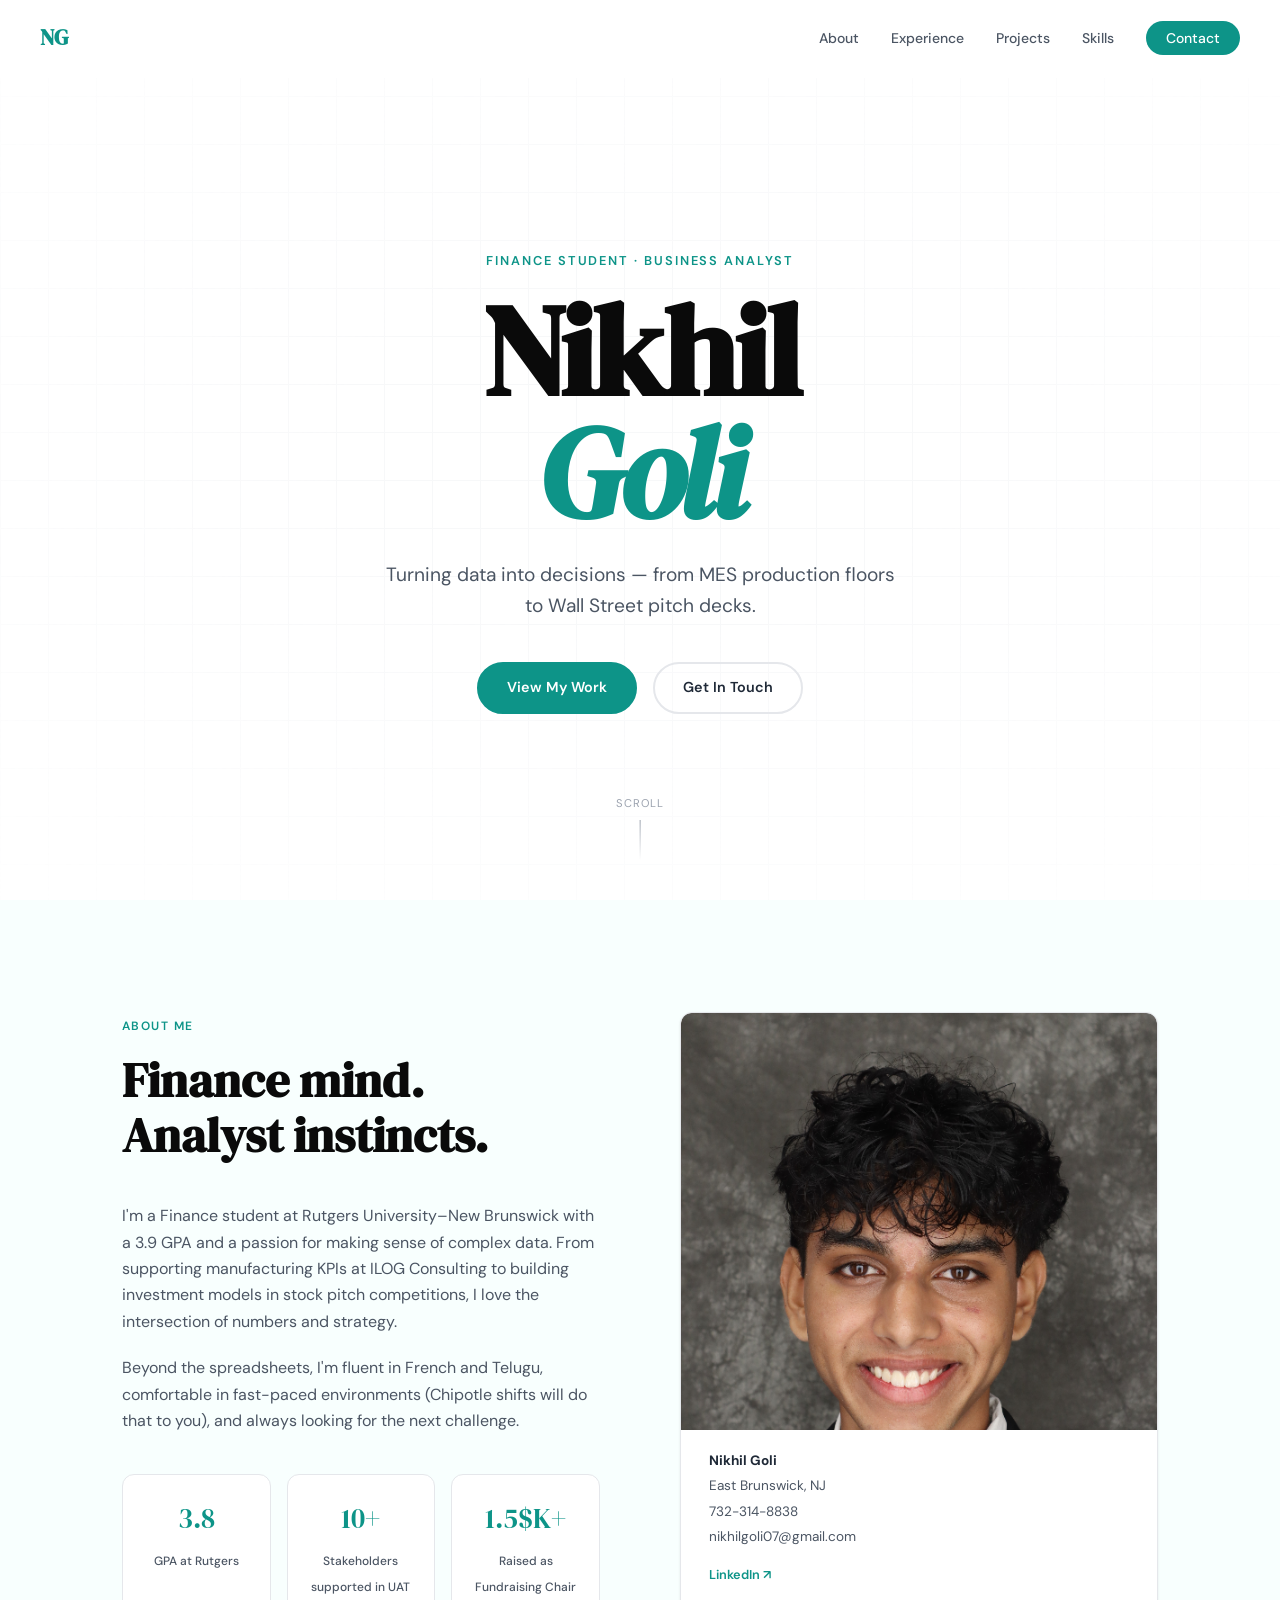
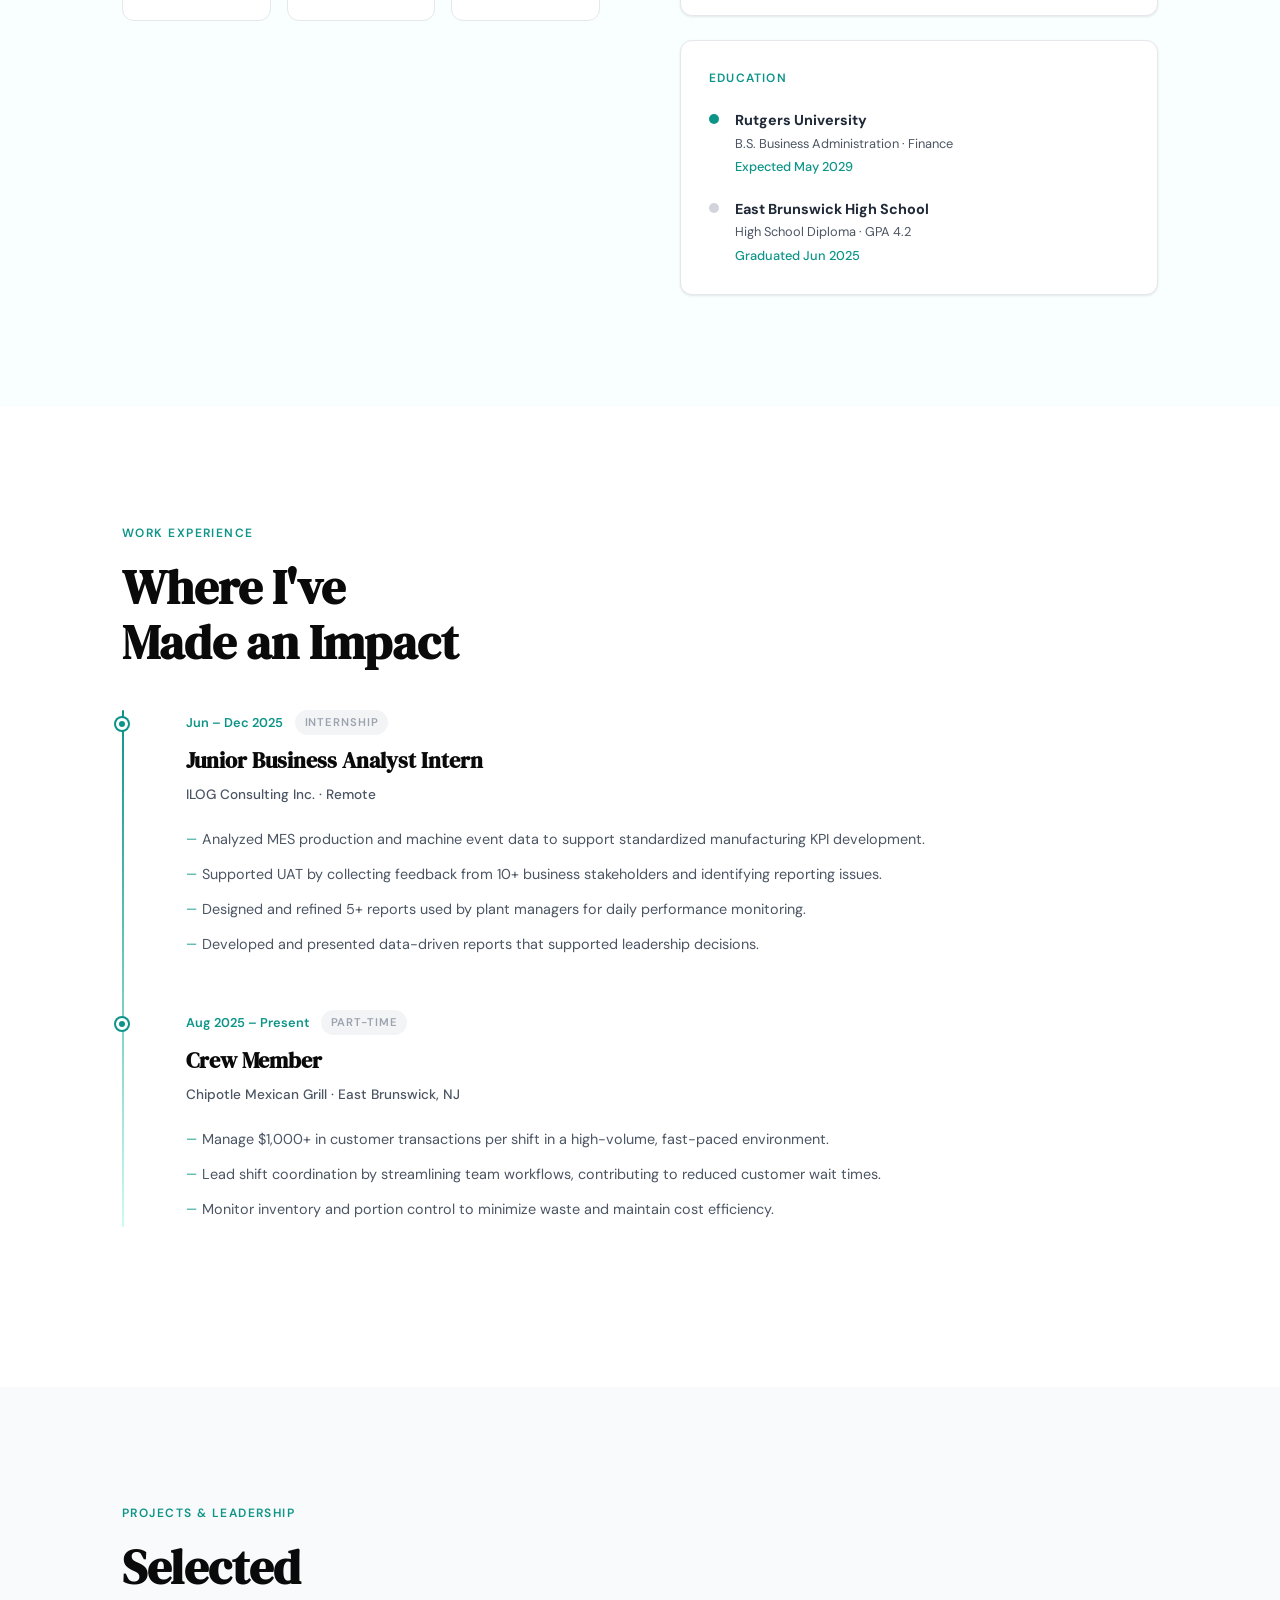
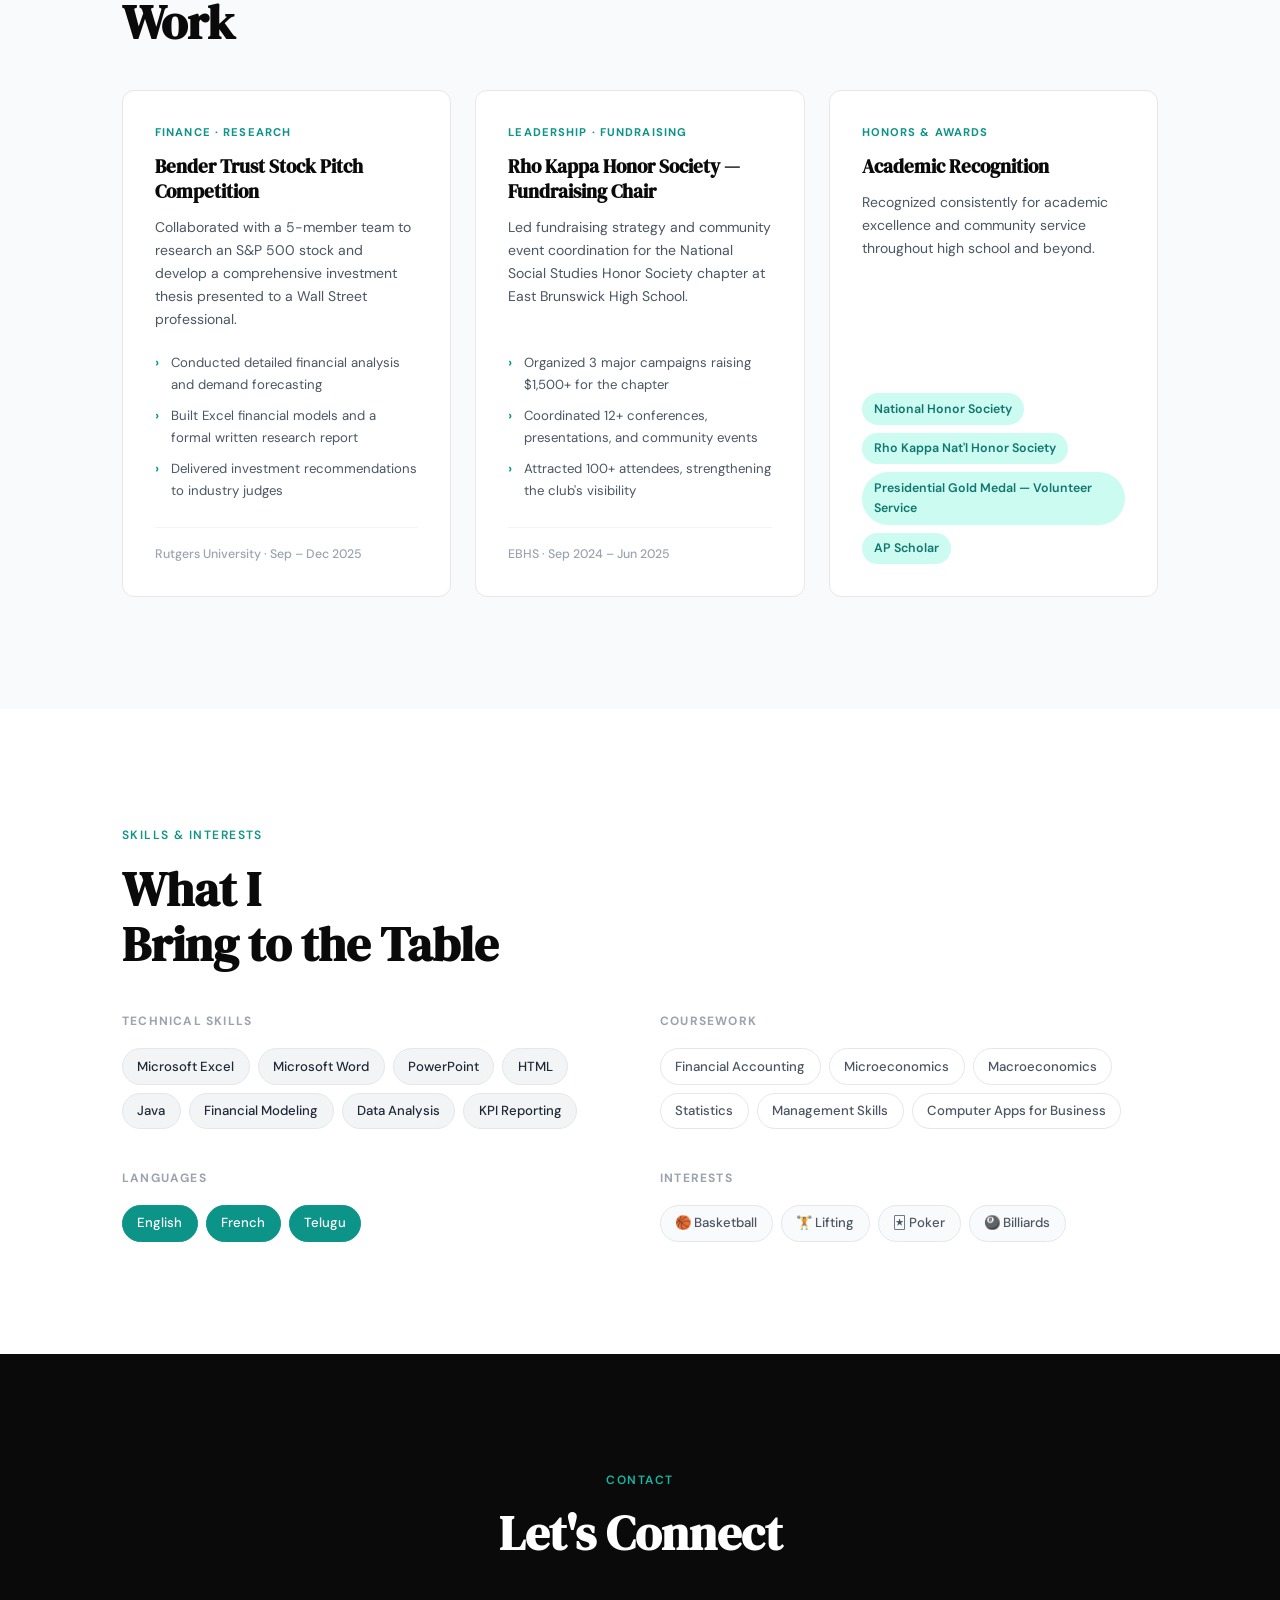
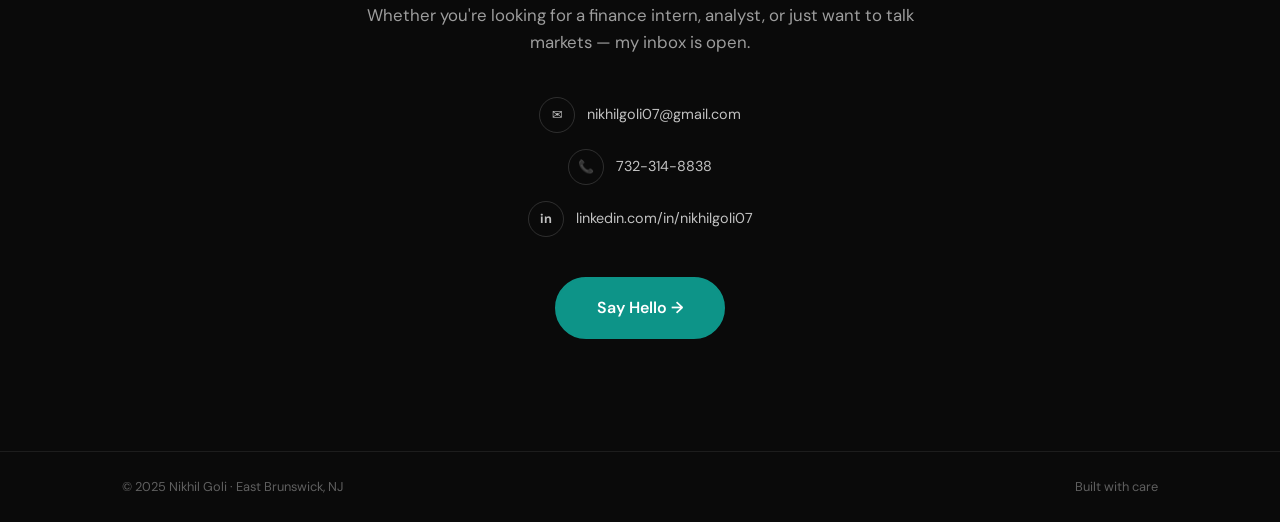
<file: index.html>
<!DOCTYPE html>
<html lang="en">
<head>
  <meta charset="UTF-8" />
  <meta name="viewport" content="width=device-width, initial-scale=1.0"/>
  <title>Nikhil Goli — Finance & Business</title>
  <link rel="stylesheet" href="styles.css"/>
  <link rel="preconnect" href="https://fonts.googleapis.com"/>
  <link rel="preconnect" href="https://fonts.gstatic.com" crossorigin/>
  <link href="https://fonts.googleapis.com/css2?family=DM+Serif+Display:ital@0;1&family=DM+Sans:wght@300;400;500;600&display=swap" rel="stylesheet"/>
</head>
<body>

  <!-- NAV -->
  <nav class="nav" id="nav">
    <div class="nav__logo">NG</div>
    <ul class="nav__links">
      <li><a href="#about">About</a></li>
      <li><a href="#experience">Experience</a></li>
      <li><a href="#projects">Projects</a></li>
      <li><a href="#skills">Skills</a></li>
      <li><a href="#contact" class="nav__cta">Contact</a></li>
    </ul>
    <button class="nav__hamburger" id="hamburger" aria-label="Menu">
      <span></span><span></span><span></span>
    </button>
  </nav>

  <!-- HERO -->
  <section class="hero" id="home">
    <div class="hero__bg-grid"></div>
    <div class="hero__content">
      <p class="hero__eyebrow reveal">Finance Student · Business Analyst</p>
      <h1 class="hero__name reveal">Nikhil<br/><em>Goli</em></h1>
      <p class="hero__tagline reveal">Turning data into decisions — from MES production floors to Wall Street pitch decks.</p>
      <div class="hero__actions reveal">
        <a href="#experience" class="btn btn--primary">View My Work</a>
        <a href="#contact" class="btn btn--ghost">Get In Touch</a>
      </div>
    </div>
    <div class="hero__scroll-hint">
      <span>Scroll</span>
      <div class="hero__scroll-line"></div>
    </div>
  </section>

  <!-- ABOUT -->
  <section class="section about" id="about">
    <div class="container">
      <div class="about__grid">
        <div class="about__text">
          <span class="section-label">About Me</span>
          <h2 class="section-title">Finance mind.<br/>Analyst instincts.</h2>
          <p>I'm a Finance student at Rutgers University–New Brunswick with a 3.9 GPA and a passion for making sense of complex data. From supporting manufacturing KPIs at ILOG Consulting to building investment models in stock pitch competitions, I love the intersection of numbers and strategy.</p>
          <p>Beyond the spreadsheets, I'm fluent in French and Telugu, comfortable in fast-paced environments (Chipotle shifts will do that to you), and always looking for the next challenge.</p>
          <div class="about__highlights">
            <div class="highlight-card">
              <span class="highlight-card__number">3.9</span>
              <span class="highlight-card__label">GPA at Rutgers</span>
            </div>
            <div class="highlight-card">
              <span class="highlight-card__number">10+</span>
              <span class="highlight-card__label">Stakeholders supported in UAT</span>
            </div>
            <div class="highlight-card">
              <span class="highlight-card__number">$1.5K+</span>
              <span class="highlight-card__label">Raised as Fundraising Chair</span>
            </div>
          </div>
        </div>
        <div class="about__visual">
          <div class="about__card">
            <div class="about__photo-wrap">
              <img
                src="photo.png"
                alt="Nikhil Goli"
                class="about__photo"
              />
            </div>
            <div class="about__info about__info--below">
              <p><strong>Nikhil Goli</strong></p>
              <p>East Brunswick, NJ</p>
              <p>732-314-8838</p>
              <p>nikhilgoli07@gmail.com</p>
              <a href="https://www.linkedin.com/in/nikhilgoli07" target="_blank" class="about__linkedin">LinkedIn ↗</a>
            </div>
          </div>
          <div class="about__edu">
            <h4>Education</h4>
            <div class="edu-item">
              <div class="edu-item__dot"></div>
              <div>
                <strong>Rutgers University</strong>
                <span>B.S. Business Administration · Finance</span>
                <span class="edu-item__date">Expected May 2029</span>
              </div>
            </div>
            <div class="edu-item">
              <div class="edu-item__dot edu-item__dot--muted"></div>
              <div>
                <strong>East Brunswick High School</strong>
                <span>High School Diploma · GPA 4.2</span>
                <span class="edu-item__date">Graduated Jun 2025</span>
              </div>
            </div>
          </div>
        </div>
      </div>
    </div>
  </section>

  <!-- EXPERIENCE -->
  <section class="section experience" id="experience">
    <div class="container">
      <span class="section-label">Work Experience</span>
      <h2 class="section-title">Where I've<br/>Made an Impact</h2>
      <div class="timeline">

        <div class="timeline__item fade-in">
          <div class="timeline__meta">
            <span class="timeline__date">Jun – Dec 2025</span>
            <span class="timeline__type">Internship</span>
          </div>
          <div class="timeline__content">
            <h3>Junior Business Analyst Intern</h3>
            <p class="timeline__company">ILOG Consulting Inc. · Remote</p>
            <ul>
              <li>Analyzed MES production and machine event data to support standardized manufacturing KPI development.</li>
              <li>Supported UAT by collecting feedback from 10+ business stakeholders and identifying reporting issues.</li>
              <li>Designed and refined 5+ reports used by plant managers for daily performance monitoring.</li>
              <li>Developed and presented data-driven reports that supported leadership decisions.</li>
            </ul>
          </div>
        </div>

        <div class="timeline__item fade-in">
          <div class="timeline__meta">
            <span class="timeline__date">Aug 2025 – Present</span>
            <span class="timeline__type">Part-Time</span>
          </div>
          <div class="timeline__content">
            <h3>Crew Member</h3>
            <p class="timeline__company">Chipotle Mexican Grill · East Brunswick, NJ</p>
            <ul>
              <li>Manage $1,000+ in customer transactions per shift in a high-volume, fast-paced environment.</li>
              <li>Lead shift coordination by streamlining team workflows, contributing to reduced customer wait times.</li>
              <li>Monitor inventory and portion control to minimize waste and maintain cost efficiency.</li>
            </ul>
          </div>
        </div>

      </div>
    </div>
  </section>

  <!-- PROJECTS -->
  <section class="section projects" id="projects">
    <div class="container">
      <span class="section-label">Projects & Leadership</span>
      <h2 class="section-title">Selected<br/>Work</h2>
      <div class="projects__grid">

        <div class="project-card fade-in">
          <div class="project-card__tag">Finance · Research</div>
          <h3>Bender Trust Stock Pitch Competition</h3>
          <p>Collaborated with a 5-member team to research an S&P 500 stock and develop a comprehensive investment thesis presented to a Wall Street professional.</p>
          <ul class="project-card__bullets">
            <li>Conducted detailed financial analysis and demand forecasting</li>
            <li>Built Excel financial models and a formal written research report</li>
            <li>Delivered investment recommendations to industry judges</li>
          </ul>
          <div class="project-card__footer">
            <span>Rutgers University · Sep – Dec 2025</span>
          </div>
        </div>

        <div class="project-card fade-in">
          <div class="project-card__tag">Leadership · Fundraising</div>
          <h3>Rho Kappa Honor Society — Fundraising Chair</h3>
          <p>Led fundraising strategy and community event coordination for the National Social Studies Honor Society chapter at East Brunswick High School.</p>
          <ul class="project-card__bullets">
            <li>Organized 3 major campaigns raising $1,500+ for the chapter</li>
            <li>Coordinated 12+ conferences, presentations, and community events</li>
            <li>Attracted 100+ attendees, strengthening the club's visibility</li>
          </ul>
          <div class="project-card__footer">
            <span>EBHS · Sep 2024 – Jun 2025</span>
          </div>
        </div>

        <div class="project-card project-card--honors fade-in">
          <div class="project-card__tag">Honors & Awards</div>
          <h3>Academic Recognition</h3>
          <p>Recognized consistently for academic excellence and community service throughout high school and beyond.</p>
          <div class="honors-list">
            <div class="honor-badge">National Honor Society</div>
            <div class="honor-badge">Rho Kappa Nat'l Honor Society</div>
            <div class="honor-badge">Presidential Gold Medal — Volunteer Service</div>
            <div class="honor-badge">AP Scholar</div>
          </div>
        </div>

      </div>
    </div>
  </section>

  <!-- SKILLS -->
  <section class="section skills" id="skills">
    <div class="container">
      <span class="section-label">Skills & Interests</span>
      <h2 class="section-title">What I<br/>Bring to the Table</h2>
      <div class="skills__grid">

        <div class="skill-group fade-in">
          <h4>Technical Skills</h4>
          <div class="skill-pills">
            <span class="pill pill--primary">Microsoft Excel</span>
            <span class="pill pill--primary">Microsoft Word</span>
            <span class="pill pill--primary">PowerPoint</span>
            <span class="pill pill--primary">HTML</span>
            <span class="pill pill--primary">Java</span>
            <span class="pill pill--primary">Financial Modeling</span>
            <span class="pill pill--primary">Data Analysis</span>
            <span class="pill pill--primary">KPI Reporting</span>
          </div>
        </div>

        <div class="skill-group fade-in">
          <h4>Coursework</h4>
          <div class="skill-pills">
            <span class="pill pill--secondary">Financial Accounting</span>
            <span class="pill pill--secondary">Microeconomics</span>
            <span class="pill pill--secondary">Macroeconomics</span>
            <span class="pill pill--secondary">Statistics</span>
            <span class="pill pill--secondary">Management Skills</span>
            <span class="pill pill--secondary">Computer Apps for Business</span>
          </div>
        </div>

        <div class="skill-group fade-in">
          <h4>Languages</h4>
          <div class="skill-pills">
            <span class="pill pill--accent">English</span>
            <span class="pill pill--accent">French</span>
            <span class="pill pill--accent">Telugu</span>
          </div>
        </div>

        <div class="skill-group fade-in">
          <h4>Interests</h4>
          <div class="skill-pills">
            <span class="pill pill--muted">🏀 Basketball</span>
            <span class="pill pill--muted">🏋️ Lifting</span>
            <span class="pill pill--muted">🃏 Poker</span>
            <span class="pill pill--muted">🎱 Billiards</span>
          </div>
        </div>

      </div>
    </div>
  </section>

  <!-- CONTACT -->
  <section class="section contact" id="contact">
    <div class="container">
      <div class="contact__inner">
        <span class="section-label">Contact</span>
        <h2 class="section-title">Let's Connect</h2>
        <p class="contact__sub">Whether you're looking for a finance intern, analyst, or just want to talk markets — my inbox is open.</p>
        <div class="contact__links">
          <a href="mailto:nikhilgoli07@gmail.com" class="contact__link">
            <span class="contact__link-icon">✉</span>
            nikhilgoli07@gmail.com
          </a>
          <a href="tel:7323148838" class="contact__link">
            <span class="contact__link-icon">📞</span>
            732-314-8838
          </a>
          <a href="https://www.linkedin.com/in/nikhilgoli07" target="_blank" class="contact__link">
            <span class="contact__link-icon">in</span>
            linkedin.com/in/nikhilgoli07
          </a>
        </div>
        <a href="mailto:nikhilgoli07@gmail.com" class="btn btn--primary btn--large">Say Hello →</a>
      </div>
    </div>
  </section>

  <!-- FOOTER -->
  <footer class="footer">
    <div class="container">
      <span>© 2025 Nikhil Goli · East Brunswick, NJ</span>
      <span>Built with care</span>
    </div>
  </footer>

  <script src="script.js"></script>
</body>
</html>
</file>
<file: styles.css>
/* =========================================
   VARIABLES & RESET
   ========================================= */
:root {
  --teal:        #0D9488;
  --teal-light:  #CCFBF1;
  --teal-mid:    #14B8A6;
  --teal-dark:   #0F766E;
  --white:       #FFFFFF;
  --off-white:   #F8FFFE;
  --gray-50:     #F9FAFB;
  --gray-100:    #F3F4F6;
  --gray-200:    #E5E7EB;
  --gray-400:    #9CA3AF;
  --gray-600:    #4B5563;
  --gray-800:    #1F2937;
  --black:       #0A0A0A;

  --font-display: 'DM Serif Display', Georgia, serif;
  --font-body:    'DM Sans', system-ui, sans-serif;

  --radius:  12px;
  --radius-sm: 6px;
  --shadow-sm: 0 1px 3px rgba(0,0,0,0.06), 0 1px 2px rgba(0,0,0,0.04);
  --shadow-md: 0 4px 16px rgba(0,0,0,0.08);
  --shadow-lg: 0 12px 40px rgba(0,0,0,0.10);

  --transition: 0.3s cubic-bezier(0.4, 0, 0.2, 1);
}

*, *::before, *::after { box-sizing: border-box; margin: 0; padding: 0; }

html { scroll-behavior: smooth; font-size: 16px; }

body {
  font-family: var(--font-body);
  color: var(--gray-800);
  background: var(--white);
  line-height: 1.65;
  overflow-x: hidden;
}

img { display: block; max-width: 100%; }
a { color: inherit; text-decoration: none; }
ul { list-style: none; }

/* =========================================
   UTILITIES
   ========================================= */
.container {
  max-width: 1100px;
  margin: 0 auto;
  padding: 0 2rem;
}

.section {
  padding: 7rem 0;
}

.section-label {
  display: inline-block;
  font-size: 0.75rem;
  font-weight: 600;
  letter-spacing: 0.12em;
  text-transform: uppercase;
  color: var(--teal);
  margin-bottom: 1rem;
}

.section-title {
  font-family: var(--font-display);
  font-size: clamp(2rem, 4vw, 3rem);
  line-height: 1.15;
  color: var(--black);
  margin-bottom: 2.5rem;
}

/* =========================================
   BUTTONS
   ========================================= */
.btn {
  display: inline-flex;
  align-items: center;
  gap: 0.5rem;
  padding: 0.75rem 1.75rem;
  border-radius: 100px;
  font-family: var(--font-body);
  font-size: 0.9rem;
  font-weight: 600;
  cursor: pointer;
  transition: var(--transition);
  border: 2px solid transparent;
}

.btn--primary {
  background: var(--teal);
  color: var(--white);
  border-color: var(--teal);
}
.btn--primary:hover {
  background: var(--teal-dark);
  border-color: var(--teal-dark);
  transform: translateY(-2px);
  box-shadow: 0 8px 24px rgba(13,148,136,0.3);
}

.btn--ghost {
  background: transparent;
  color: var(--gray-800);
  border-color: var(--gray-200);
}
.btn--ghost:hover {
  border-color: var(--teal);
  color: var(--teal);
  transform: translateY(-2px);
}

.btn--large {
  padding: 1rem 2.5rem;
  font-size: 1rem;
}

/* =========================================
   NAV
   ========================================= */
.nav {
  position: fixed;
  top: 0; left: 0; right: 0;
  z-index: 100;
  display: flex;
  align-items: center;
  justify-content: space-between;
  padding: 1.25rem 2.5rem;
  background: rgba(255,255,255,0.85);
  backdrop-filter: blur(12px);
  -webkit-backdrop-filter: blur(12px);
  border-bottom: 1px solid transparent;
  transition: var(--transition);
}

.nav.scrolled {
  border-bottom-color: var(--gray-100);
  padding: 1rem 2.5rem;
}

.nav__logo {
  font-family: var(--font-display);
  font-size: 1.4rem;
  color: var(--teal);
  letter-spacing: -0.02em;
  font-weight: 700;
}

.nav__links {
  display: flex;
  align-items: center;
  gap: 2rem;
}

.nav__links a {
  font-size: 0.875rem;
  font-weight: 500;
  color: var(--gray-600);
  transition: color var(--transition);
}
.nav__links a:hover { color: var(--teal); }

.nav__cta {
  background: var(--teal) !important;
  color: var(--white) !important;
  padding: 0.5rem 1.25rem;
  border-radius: 100px;
}
.nav__cta:hover {
  background: var(--teal-dark) !important;
}

.nav__hamburger {
  display: none;
  flex-direction: column;
  gap: 5px;
  background: none;
  border: none;
  cursor: pointer;
  padding: 4px;
}
.nav__hamburger span {
  display: block;
  width: 24px; height: 2px;
  background: var(--gray-800);
  border-radius: 2px;
  transition: var(--transition);
}

/* =========================================
   HERO
   ========================================= */
.hero {
  position: relative;
  min-height: 100vh;
  display: flex;
  flex-direction: column;
  justify-content: center;
  padding: 8rem 2.5rem 4rem;
  overflow: hidden;
  background: var(--white);
}

.hero__bg-grid {
  position: absolute;
  inset: 0;
  background-image:
    linear-gradient(var(--gray-100) 1px, transparent 1px),
    linear-gradient(90deg, var(--gray-100) 1px, transparent 1px);
  background-size: 48px 48px;
  opacity: 0.6;
  mask-image: radial-gradient(ellipse 80% 70% at 50% 50%, black 30%, transparent 100%);
}

.hero__content {
  position: relative;
  max-width: 800px;
  margin: 0 auto;
  text-align: center;
}

.hero__eyebrow {
  font-size: 0.8rem;
  font-weight: 600;
  letter-spacing: 0.15em;
  text-transform: uppercase;
  color: var(--teal);
  margin-bottom: 1.25rem;
  opacity: 0;
  animation: fadeUp 0.7s ease 0.1s forwards;
}

.hero__name {
  font-family: var(--font-display);
  font-size: clamp(4rem, 10vw, 8rem);
  line-height: 0.95;
  color: var(--black);
  letter-spacing: -0.03em;
  margin-bottom: 1.5rem;
  opacity: 0;
  animation: fadeUp 0.7s ease 0.25s forwards;
}

.hero__name em {
  font-style: italic;
  color: var(--teal);
}

.hero__tagline {
  font-size: clamp(1rem, 2vw, 1.2rem);
  color: var(--gray-600);
  max-width: 520px;
  margin: 0 auto 2.5rem;
  font-weight: 400;
  opacity: 0;
  animation: fadeUp 0.7s ease 0.4s forwards;
}

.hero__actions {
  display: flex;
  gap: 1rem;
  justify-content: center;
  flex-wrap: wrap;
  opacity: 0;
  animation: fadeUp 0.7s ease 0.55s forwards;
}

.hero__scroll-hint {
  position: absolute;
  bottom: 2.5rem;
  left: 50%;
  transform: translateX(-50%);
  display: flex;
  flex-direction: column;
  align-items: center;
  gap: 0.5rem;
  color: var(--gray-400);
  font-size: 0.7rem;
  letter-spacing: 0.1em;
  text-transform: uppercase;
  opacity: 0;
  animation: fadeIn 1s ease 1s forwards;
}

.hero__scroll-line {
  width: 1px;
  height: 40px;
  background: linear-gradient(to bottom, var(--gray-400), transparent);
  animation: scrollPulse 2s ease-in-out infinite;
}

/* =========================================
   ABOUT
   ========================================= */
.about { background: var(--off-white); }

.about__grid {
  display: grid;
  grid-template-columns: 1fr 1fr;
  gap: 5rem;
  align-items: start;
}

.about__text p {
  color: var(--gray-600);
  margin-bottom: 1.25rem;
  font-size: 1rem;
}

.about__highlights {
  display: grid;
  grid-template-columns: repeat(3, 1fr);
  gap: 1rem;
  margin-top: 2.5rem;
}

.highlight-card {
  background: var(--white);
  border: 1px solid var(--gray-200);
  border-radius: var(--radius);
  padding: 1.25rem;
  text-align: center;
  transition: var(--transition);
}
.highlight-card:hover {
  border-color: var(--teal);
  box-shadow: var(--shadow-md);
  transform: translateY(-3px);
}

.highlight-card__number {
  display: block;
  font-family: var(--font-display);
  font-size: 1.75rem;
  color: var(--teal);
  margin-bottom: 0.35rem;
}

.highlight-card__label {
  font-size: 0.75rem;
  color: var(--gray-600);
  font-weight: 500;
}

.about__photo-wrap {
  width: 100%;
  border-radius: calc(var(--radius) - 2px) calc(var(--radius) - 2px) 0 0;
  overflow: hidden;
  aspect-ratio: 4 / 3.5;
  margin: -1.75rem -1.75rem 1.25rem;
  width: calc(100% + 3.5rem);
}

.about__photo {
  width: 100%;
  height: 100%;
  object-fit: cover;
  object-position: center top;
  display: block;
  transition: transform 0.5s ease;
}

.about__card:hover .about__photo {
  transform: scale(1.03);
}

.about__info--below p {
  font-size: 0.85rem;
  color: var(--gray-600);
  margin-bottom: 0.2rem;
}
.about__info--below strong { color: var(--gray-800); }

.about__card {
  background: var(--white);
  border: 1px solid var(--gray-200);
  border-radius: var(--radius);
  padding: 1.75rem;
  margin-bottom: 1.5rem;
  box-shadow: var(--shadow-sm);
  overflow: hidden;
}

.about__linkedin {
  display: inline-block;
  margin-top: 0.75rem;
  font-size: 0.8rem;
  font-weight: 600;
  color: var(--teal);
  transition: color var(--transition);
}
.about__linkedin:hover { color: var(--teal-dark); }

.about__edu {
  background: var(--white);
  border: 1px solid var(--gray-200);
  border-radius: var(--radius);
  padding: 1.75rem;
  box-shadow: var(--shadow-sm);
}

.about__edu h4 {
  font-size: 0.75rem;
  font-weight: 600;
  letter-spacing: 0.1em;
  text-transform: uppercase;
  color: var(--teal);
  margin-bottom: 1.25rem;
}

.edu-item {
  display: flex;
  gap: 1rem;
  margin-bottom: 1.25rem;
}
.edu-item:last-child { margin-bottom: 0; }

.edu-item__dot {
  width: 10px; height: 10px;
  border-radius: 50%;
  background: var(--teal);
  margin-top: 5px;
  flex-shrink: 0;
}
.edu-item__dot--muted { background: var(--gray-300, #D1D5DB); }

.edu-item strong { display: block; font-size: 0.9rem; color: var(--gray-800); }
.edu-item span { display: block; font-size: 0.8rem; color: var(--gray-600); }
.edu-item__date { color: var(--teal) !important; font-weight: 500; margin-top: 0.15rem; }

/* =========================================
   EXPERIENCE
   ========================================= */
.experience { background: var(--white); }

.timeline {
  position: relative;
  padding-left: 2rem;
}

.timeline::before {
  content: '';
  position: absolute;
  left: 0; top: 0; bottom: 0;
  width: 2px;
  background: linear-gradient(to bottom, var(--teal), var(--teal-light));
  border-radius: 2px;
}

.timeline__item {
  position: relative;
  margin-bottom: 3rem;
  padding-left: 2rem;
}

.timeline__item::before {
  content: '';
  position: absolute;
  left: -2.4rem;
  top: 0.5rem;
  width: 12px; height: 12px;
  border-radius: 50%;
  background: var(--teal);
  border: 3px solid var(--white);
  box-shadow: 0 0 0 2px var(--teal);
}

.timeline__meta {
  display: flex;
  gap: 0.75rem;
  align-items: center;
  margin-bottom: 0.5rem;
}

.timeline__date {
  font-size: 0.8rem;
  font-weight: 600;
  color: var(--teal);
}

.timeline__type {
  font-size: 0.7rem;
  font-weight: 600;
  letter-spacing: 0.08em;
  text-transform: uppercase;
  color: var(--gray-400);
  background: var(--gray-100);
  padding: 0.2rem 0.6rem;
  border-radius: 100px;
}

.timeline__content h3 {
  font-family: var(--font-display);
  font-size: 1.4rem;
  color: var(--black);
  margin-bottom: 0.25rem;
}

.timeline__company {
  font-size: 0.85rem;
  color: var(--gray-600);
  font-weight: 500;
  margin-bottom: 1rem;
}

.timeline__content ul li {
  font-size: 0.9rem;
  color: var(--gray-600);
  padding: 0.35rem 0;
  padding-left: 1rem;
  position: relative;
}
.timeline__content ul li::before {
  content: '—';
  position: absolute;
  left: 0;
  color: var(--teal);
  font-size: 0.8rem;
}

/* =========================================
   PROJECTS
   ========================================= */
.projects { background: var(--gray-50); }

.projects__grid {
  display: grid;
  grid-template-columns: repeat(auto-fill, minmax(300px, 1fr));
  gap: 1.5rem;
}

.project-card {
  background: var(--white);
  border: 1px solid var(--gray-200);
  border-radius: var(--radius);
  padding: 2rem;
  transition: var(--transition);
  display: flex;
  flex-direction: column;
}

.project-card:hover {
  transform: translateY(-4px);
  box-shadow: var(--shadow-lg);
  border-color: var(--teal-light);
}

.project-card__tag {
  font-size: 0.7rem;
  font-weight: 700;
  letter-spacing: 0.1em;
  text-transform: uppercase;
  color: var(--teal);
  margin-bottom: 0.75rem;
}

.project-card h3 {
  font-family: var(--font-display);
  font-size: 1.2rem;
  color: var(--black);
  margin-bottom: 0.75rem;
  line-height: 1.3;
}

.project-card > p {
  font-size: 0.875rem;
  color: var(--gray-600);
  margin-bottom: 1rem;
  flex: 1;
}

.project-card__bullets {
  margin-bottom: 1.25rem;
}
.project-card__bullets li {
  font-size: 0.825rem;
  color: var(--gray-600);
  padding: 0.3rem 0 0.3rem 1rem;
  position: relative;
}
.project-card__bullets li::before {
  content: '›';
  position: absolute;
  left: 0;
  color: var(--teal);
  font-weight: 700;
}

.project-card__footer {
  border-top: 1px solid var(--gray-100);
  padding-top: 1rem;
  font-size: 0.775rem;
  color: var(--gray-400);
  font-weight: 500;
  margin-top: auto;
}

.project-card--honors:hover { border-color: var(--teal); }

.honors-list {
  display: flex;
  flex-wrap: wrap;
  gap: 0.5rem;
  margin-top: 1rem;
}

.honor-badge {
  background: var(--teal-light);
  color: var(--teal-dark);
  font-size: 0.775rem;
  font-weight: 600;
  padding: 0.35rem 0.75rem;
  border-radius: 100px;
}

/* =========================================
   SKILLS
   ========================================= */
.skills { background: var(--white); }

.skills__grid {
  display: grid;
  grid-template-columns: 1fr 1fr;
  gap: 2.5rem;
}

.skill-group h4 {
  font-size: 0.75rem;
  font-weight: 700;
  letter-spacing: 0.1em;
  text-transform: uppercase;
  color: var(--gray-400);
  margin-bottom: 1rem;
}

.skill-pills {
  display: flex;
  flex-wrap: wrap;
  gap: 0.5rem;
}

.pill {
  font-size: 0.825rem;
  font-weight: 500;
  padding: 0.4rem 0.9rem;
  border-radius: 100px;
  transition: var(--transition);
  cursor: default;
}

.pill--primary {
  background: var(--gray-100);
  color: var(--gray-800);
  border: 1px solid var(--gray-200);
}
.pill--primary:hover {
  background: var(--teal-light);
  color: var(--teal-dark);
  border-color: var(--teal);
}

.pill--secondary {
  background: transparent;
  color: var(--gray-600);
  border: 1px solid var(--gray-200);
}
.pill--secondary:hover {
  border-color: var(--teal);
  color: var(--teal);
}

.pill--accent {
  background: var(--teal);
  color: var(--white);
  border: 1px solid var(--teal);
}
.pill--accent:hover {
  background: var(--teal-dark);
  border-color: var(--teal-dark);
}

.pill--muted {
  background: var(--gray-50);
  color: var(--gray-600);
  border: 1px solid var(--gray-200);
}

/* =========================================
   CONTACT
   ========================================= */
.contact {
  background: var(--black);
  color: var(--white);
}

.contact .section-label { color: var(--teal-mid); }
.contact .section-title { color: var(--white); }

.contact__inner {
  max-width: 600px;
  text-align: center;
  margin: 0 auto;
}

.contact__sub {
  color: rgba(255,255,255,0.6);
  margin-bottom: 2.5rem;
  font-size: 1.05rem;
}

.contact__links {
  display: flex;
  flex-direction: column;
  gap: 1rem;
  margin-bottom: 2.5rem;
  align-items: center;
}

.contact__link {
  display: flex;
  align-items: center;
  gap: 0.75rem;
  font-size: 0.9rem;
  color: rgba(255,255,255,0.75);
  transition: color var(--transition);
}
.contact__link:hover { color: var(--teal-mid); }

.contact__link-icon {
  width: 36px; height: 36px;
  border-radius: 50%;
  border: 1px solid rgba(255,255,255,0.15);
  display: flex;
  align-items: center;
  justify-content: center;
  font-size: 0.8rem;
  font-weight: 700;
  transition: var(--transition);
}
.contact__link:hover .contact__link-icon {
  border-color: var(--teal-mid);
  color: var(--teal-mid);
}

/* =========================================
   FOOTER
   ========================================= */
.footer {
  background: var(--black);
  border-top: 1px solid rgba(255,255,255,0.08);
  padding: 1.5rem 0;
}

.footer .container {
  display: flex;
  justify-content: space-between;
  align-items: center;
}

.footer span {
  font-size: 0.8rem;
  color: rgba(255,255,255,0.35);
}

/* =========================================
   ANIMATIONS
   ========================================= */
@keyframes fadeUp {
  from { opacity: 0; transform: translateY(24px); }
  to   { opacity: 1; transform: translateY(0); }
}

@keyframes fadeIn {
  from { opacity: 0; }
  to   { opacity: 1; }
}

@keyframes scrollPulse {
  0%, 100% { opacity: 0.4; transform: scaleY(1); }
  50%       { opacity: 1; transform: scaleY(1.15); }
}

.fade-in {
  opacity: 1;
  transform: translateY(0);
  transition: opacity 0.6s ease, transform 0.6s ease;
}
.fade-in.hidden {
  opacity: 0;
  transform: translateY(20px);
}
.fade-in.visible {
  opacity: 1;
  transform: translateY(0);
}

/* =========================================
   RESPONSIVE
   ========================================= */
@media (max-width: 768px) {
  .nav__links { display: none; }
  .nav__links.open {
    display: flex;
    flex-direction: column;
    position: fixed;
    top: 0; left: 0; right: 0; bottom: 0;
    background: var(--white);
    justify-content: center;
    align-items: center;
    gap: 2rem;
    z-index: 99;
    font-size: 1.2rem;
  }
  .nav__hamburger { display: flex; z-index: 101; }

  .hero { padding: 7rem 1.5rem 3rem; }

  .about__grid { grid-template-columns: 1fr; gap: 2.5rem; }
  .about__highlights { grid-template-columns: 1fr 1fr; }

  .skills__grid { grid-template-columns: 1fr; }

  .timeline { padding-left: 1.25rem; }
  .timeline__item { padding-left: 1.25rem; }
  .timeline__item::before { left: -1.65rem; }

  .footer .container { flex-direction: column; gap: 0.5rem; text-align: center; }

  .section { padding: 5rem 0; }
}

@media (max-width: 480px) {
  .about__highlights { grid-template-columns: 1fr; }
  .hero__actions { flex-direction: column; align-items: center; }
}
</file>
